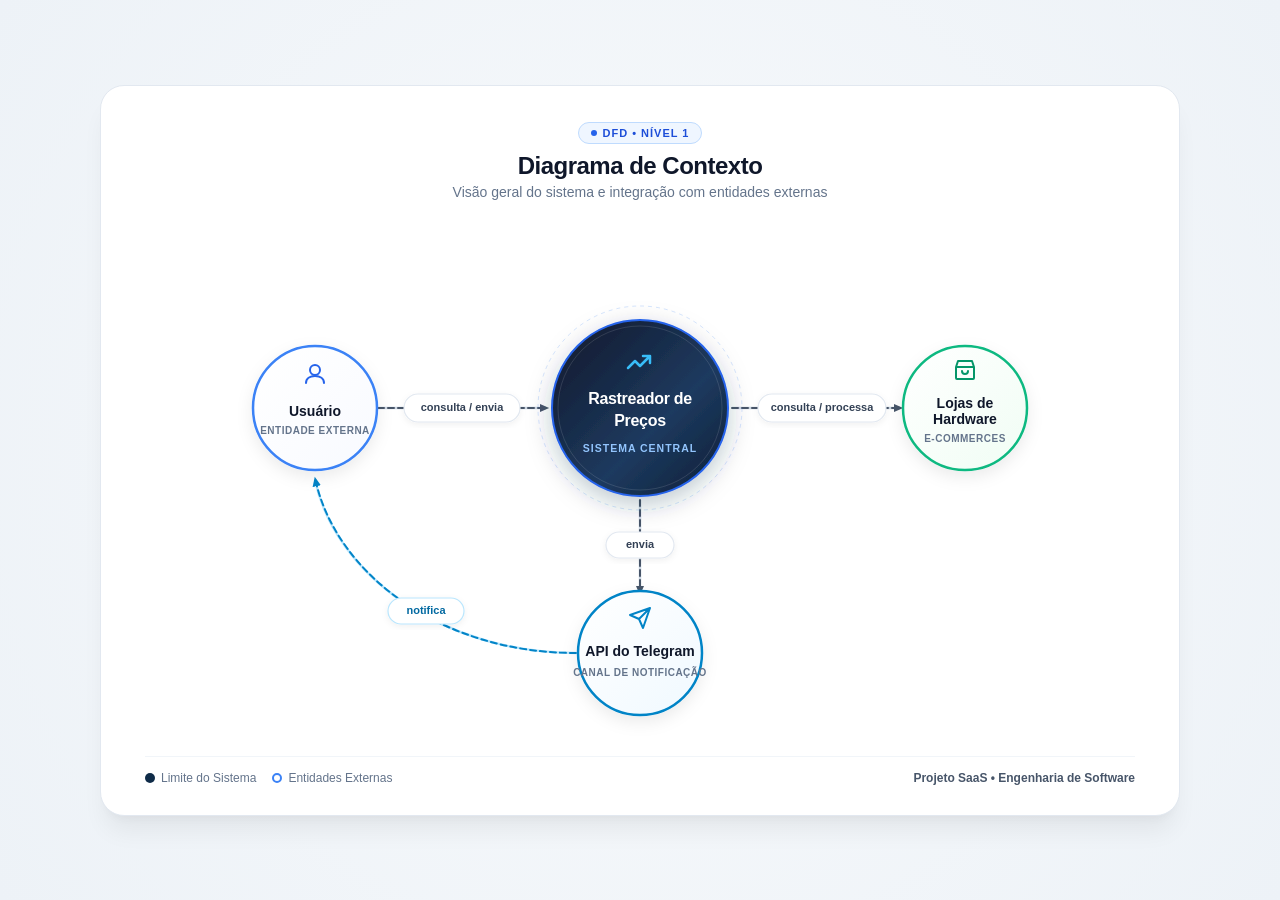
<file: docs/c4/diagrama_nivel_1_contexto.html>
<!DOCTYPE html>
<html lang="pt-BR">
<head>
  <meta charset="UTF-8" />
  <meta name="viewport" content="width=device-width, initial-scale=1.0" />
  <title>Diagrama de Contexto (Nível 1) - Rastreador de Preços</title>
  <style>
    /* Reset & Variáveis de Estilo */
    *, *::before, *::after {
      box-sizing: border-box;
      margin: 0;
      padding: 0;
    }

    :root {
      --bg-gradient: radial-gradient(circle at 50% 50%, #f8fafc 0%, #edf2f7 100%);
      --card-bg: #ffffff;
      --navy-900: #0f172a;
      --navy-800: #1e293b;
      --navy-700: #1e3a5f;
      --text-main: #0f172a;
      --text-muted: #64748b;
      --border-color: #e2e8f0;
      --shadow-lg: 0 20px 25px -5px rgba(0, 0, 0, 0.06), 0 8px 10px -6px rgba(0, 0, 0, 0.04);
      --font-family: -apple-system, BlinkMacSystemFont, 'Segoe UI', Roboto, Helvetica, Arial, sans-serif;
    }

    body {
      font-family: var(--font-family);
      background: var(--bg-gradient);
      min-height: 100vh;
      display: flex;
      justify-content: center;
      align-items: center;
      padding: 24px;
      color: var(--text-main);
      overflow-x: hidden;
    }

    /* Container do Slide */
    .slide-card {
      background: var(--card-bg);
      width: 100%;
      max-width: 1080px;
      border-radius: 24px;
      box-shadow: var(--shadow-lg);
      border: 1px solid var(--border-color);
      padding: 36px 44px 30px;
      display: flex;
      flex-direction: column;
      align-items: center;
      position: relative;
    }

    /* Cabeçalho do Slide */
    .header {
      width: 100%;
      text-align: center;
      margin-bottom: 8px;
    }

    .badge-level {
      display: inline-flex;
      align-items: center;
      gap: 6px;
      background: #eff6ff;
      color: #1d4ed8;
      font-size: 11px;
      font-weight: 700;
      text-transform: uppercase;
      letter-spacing: 1px;
      padding: 4px 12px;
      border-radius: 9999px;
      border: 1px solid #bfdbfe;
      margin-bottom: 8px;
    }

    .badge-level::before {
      content: "";
      width: 6px;
      height: 6px;
      background-color: #2563eb;
      border-radius: 50%;
    }

    .title {
      font-size: 24px;
      font-weight: 800;
      color: var(--navy-900);
      letter-spacing: -0.5px;
    }

    .subtitle {
      font-size: 14px;
      color: var(--text-muted);
      margin-top: 4px;
      font-weight: 400;
    }

    /* Área do Diagrama SVG */
    .diagram-container {
      width: 100%;
      max-width: 980px;
      display: flex;
      justify-content: center;
      align-items: center;
    }

    svg {
      width: 100%;
      height: auto;
      display: block;
      user-select: none;
    }

    /* Tipografia nos Elementos SVG */
    .node-text-title {
      font-family: var(--font-family);
      font-weight: 700;
      font-size: 14px;
      fill: #0f172a;
      text-anchor: middle;
    }

    .node-text-subtitle {
      font-family: var(--font-family);
      font-weight: 600;
      font-size: 10px;
      fill: #64748b;
      text-anchor: middle;
      letter-spacing: 0.5px;
      text-transform: uppercase;
    }

    .center-text-title {
      font-family: var(--font-family);
      font-weight: 800;
      font-size: 16px;
      fill: #ffffff;
      text-anchor: middle;
      letter-spacing: -0.3px;
    }

    .center-text-subtitle {
      font-family: var(--font-family);
      font-weight: 700;
      font-size: 10.5px;
      fill: #93c5fd;
      text-anchor: middle;
      letter-spacing: 1px;
      text-transform: uppercase;
    }

    .edge-label-text {
      font-family: var(--font-family);
      font-size: 11px;
      font-weight: 600;
      fill: #334155;
      text-anchor: middle;
      dominant-baseline: middle;
    }

    /* Animação suave para as linhas de fluxo */
    .flow-line {
      stroke-dasharray: 6 4;
      animation: flowAnimation 25s linear infinite;
    }

    @keyframes flowAnimation {
      from { stroke-dashoffset: 200; }
      to { stroke-dashoffset: 0; }
    }

    /* Efeito de hover suave nos nós */
    .interactive-node {
      transition: transform 0.25s cubic-bezier(0.4, 0, 0.2, 1);
      cursor: default;
    }

    .interactive-node:hover {
      transform: scale(1.025);
    }

    /* Rodapé / Legenda */
    .footer {
      width: 100%;
      border-top: 1px solid #f1f5f9;
      margin-top: 8px;
      padding-top: 14px;
      display: flex;
      justify-content: space-between;
      align-items: center;
      font-size: 12px;
      color: var(--text-muted);
    }

    .legend-group {
      display: flex;
      align-items: center;
      gap: 16px;
    }

    .legend-item {
      display: flex;
      align-items: center;
      gap: 6px;
    }

    .legend-dot {
      width: 10px;
      height: 10px;
      border-radius: 50%;
    }

    .legend-dot.system {
      background: #0f2b48;
    }

    .legend-dot.external {
      background: #ffffff;
      border: 2px solid #3b82f6;
    }

    .tag-saas {
      font-weight: 600;
      color: #475569;
    }
  </style>
</head>
<body>

  <main class="slide-card">
    <!-- Cabeçalho -->
    <header class="header">
      <div class="badge-level">DFD • Nível 1</div>
      <h1 class="title">Diagrama de Contexto</h1>
      <p class="subtitle">Visão geral do sistema e integração com entidades externas</p>
    </header>

    <!-- Diagrama SVG -->
    <section class="diagram-container">
      <svg viewBox="0 0 980 540" xmlns="http://www.w3.org/2000/svg">
        <defs>
          <!-- Filtros de Sombra e Brilho -->
          <filter id="softShadow" x="-20%" y="-20%" width="140%" height="140%">
            <feDropShadow dx="0" dy="6" stdDeviation="8" flood-color="#0f172a" flood-opacity="0.08" />
          </filter>
          
          <filter id="centerGlow" x="-25%" y="-25%" width="150%" height="150%">
            <feDropShadow dx="0" dy="8" stdDeviation="12" flood-color="#0f2b48" flood-opacity="0.25" />
          </filter>

          <filter id="pillShadow" x="-20%" y="-20%" width="140%" height="140%">
            <feDropShadow dx="0" dy="2" stdDeviation="3" flood-color="#000000" flood-opacity="0.06" />
          </filter>

          <!-- Gradientes -->
          <linearGradient id="centerGradient" x1="0%" y1="0%" x2="100%" y2="100%">
            <stop offset="0%" stop-color="#0f172a" />
            <stop offset="60%" stop-color="#1e3a5f" />
            <stop offset="100%" stop-color="#091e36" />
          </linearGradient>

          <linearGradient id="userGradient" x1="0%" y1="0%" x2="100%" y2="100%">
            <stop offset="0%" stop-color="#ffffff" />
            <stop offset="100%" stop-color="#f8faff" />
          </linearGradient>

          <linearGradient id="storeGradient" x1="0%" y1="0%" x2="100%" y2="100%">
            <stop offset="0%" stop-color="#ffffff" />
            <stop offset="100%" stop-color="#f0fdf4" />
          </linearGradient>

          <linearGradient id="telegramGradient" x1="0%" y1="0%" x2="100%" y2="100%">
            <stop offset="0%" stop-color="#ffffff" />
            <stop offset="100%" stop-color="#f0f9ff" />
          </linearGradient>

          <!-- Marcadores de Seta -->
          <marker id="arrow-slate" viewBox="0 0 10 10" refX="7" refY="5" markerWidth="6" markerHeight="6" orient="auto-start-reverse">
            <path d="M 0 1.5 L 8 5 L 0 8.5 z" fill="#475569" />
          </marker>

          <marker id="arrow-blue" viewBox="0 0 10 10" refX="7" refY="5" markerWidth="6" markerHeight="6" orient="auto-start-reverse">
            <path d="M 0 1.5 L 8 5 L 0 8.5 z" fill="#0284c7" />
          </marker>
        </defs>

        <!-- ======================================================== -->
        <!-- LINHAS DE CONEXÃO & SETAS                                 -->
        <!-- ======================================================== -->

        <!-- 1. Linha Usuário (Esquerda) -> Centro -->
        <g>
          <line x1="228" y1="200" x2="396" y2="200" stroke="#cbd5e1" stroke-width="2.5" />
          <line x1="228" y1="200" x2="398" y2="200" stroke="#475569" stroke-width="2" stroke-linecap="round" marker-end="url(#arrow-slate)" class="flow-line" />
          <g filter="url(#pillShadow)">
            <rect x="254" y="186" width="116" height="28" rx="14" fill="#ffffff" stroke="#e2e8f0" stroke-width="1.2" />
            <text x="312" y="200" class="edge-label-text">consulta / envia</text>
          </g>
        </g>

        <!-- 2. Linha Centro -> Lojas de Hardware (Direita) -->
        <g>
          <line x1="582" y1="200" x2="750" y2="200" stroke="#cbd5e1" stroke-width="2.5" />
          <line x1="582" y1="200" x2="752" y2="200" stroke="#475569" stroke-width="2" stroke-linecap="round" marker-end="url(#arrow-slate)" class="flow-line" />
          <g filter="url(#pillShadow)">
            <rect x="608" y="186" width="128" height="28" rx="14" fill="#ffffff" stroke="#e2e8f0" stroke-width="1.2" />
            <text x="672" y="200" class="edge-label-text">consulta / processa</text>
          </g>
        </g>

        <!-- 3. Linha Centro -> API do Telegram (Abaixo) -->
        <g>
          <line x1="490" y1="292" x2="490" y2="384" stroke="#cbd5e1" stroke-width="2.5" />
          <line x1="490" y1="292" x2="490" y2="386" stroke="#475569" stroke-width="2" stroke-linecap="round" marker-end="url(#arrow-slate)" class="flow-line" />
          <g filter="url(#pillShadow)">
            <rect x="456" y="324" width="68" height="26" rx="13" fill="#ffffff" stroke="#e2e8f0" stroke-width="1.2" />
            <text x="490" y="337" class="edge-label-text">envia</text>
          </g>
        </g>

        <!-- 4. Linha Curva: API do Telegram -> Usuário -->
        <g>
          <path d="M 426 445 C 290 445, 185 365, 165 272" fill="none" stroke="#bae6fd" stroke-width="2.5" />
          <path d="M 426 445 C 290 445, 185 365, 165 270" fill="none" stroke="#0284c7" stroke-width="2" stroke-linecap="round" marker-end="url(#arrow-blue)" class="flow-line" />
          <g filter="url(#pillShadow)">
            <rect x="238" y="390" width="76" height="26" rx="13" fill="#ffffff" stroke="#bae6fd" stroke-width="1.2" />
            <text x="276" y="403" class="edge-label-text" style="font-weight: 700; fill: #0369a1;">notifica</text>
          </g>
        </g>

        <!-- ======================================================== -->
        <!-- NÓ CENTRAL: RASTREADOR DE PREÇOS                         -->
        <!-- ======================================================== -->
        <g class="interactive-node" style="transform-origin: 490px 200px;">
          <circle cx="490" cy="200" r="102" fill="none" stroke="#3b82f6" stroke-width="1" stroke-opacity="0.2" stroke-dasharray="4 4" />
          
          <circle cx="490" cy="200" r="88" fill="url(#centerGradient)" stroke="#2563eb" stroke-width="2" filter="url(#centerGlow)" />
          <circle cx="490" cy="200" r="82" fill="none" stroke="rgba(255, 255, 255, 0.12)" stroke-width="1" />

          <!-- Ícone de Gráfico/Radar -->
          <g transform="translate(476, 142)">
            <path d="M2 18L9 11L14 16L24 6M24 6H17M24 6V13" fill="none" stroke="#38bdf8" stroke-width="2.5" stroke-linecap="round" stroke-linejoin="round" />
          </g>

          <text x="490" y="196" class="center-text-title">Rastreador de</text>
          <text x="490" y="218" class="center-text-title">Preços</text>
          <text x="490" y="244" class="center-text-subtitle">Sistema Central</text>
        </g>

        <!-- ======================================================== -->
        <!-- SATÉLITE 1: USUÁRIO (ESQUERDA)                           -->
        <!-- ======================================================== -->
        <g class="interactive-node" style="transform-origin: 165px 200px;">
          <circle cx="165" cy="200" r="62" fill="url(#userGradient)" stroke="#3b82f6" stroke-width="2.5" filter="url(#softShadow)" />

          <g transform="translate(153, 154)">
            <circle cx="12" cy="8" r="5" fill="none" stroke="#2563eb" stroke-width="2" />
            <path d="M3 21C3 16.5 7 14 12 14C17 14 21 16.5 21 21" fill="none" stroke="#2563eb" stroke-width="2" stroke-linecap="round" />
          </g>

          <text x="165" y="208" class="node-text-title">Usuário</text>
          <text x="165" y="226" class="node-text-subtitle">Entidade Externa</text>
        </g>

        <!-- ======================================================== -->
        <!-- SATÉLITE 2: LOJAS DE HARDWARE (DIREITA)                  -->
        <!-- ======================================================== -->
        <g class="interactive-node" style="transform-origin: 815px 200px;">
          <circle cx="815" cy="200" r="62" fill="url(#storeGradient)" stroke="#10b981" stroke-width="2.5" filter="url(#softShadow)" />

          <g transform="translate(803, 150)">
            <path d="M3 9L5 3H19L21 9M3 9V20C3 20.6 3.4 21 4 21H20C20.6 21 21 20.6 21 20V9M3 9H21M9 13C9 14.7 10.3 16 12 16C13.7 16 15 14.7 15 13" fill="none" stroke="#059669" stroke-width="2" stroke-linecap="round" stroke-linejoin="round" />
          </g>

          <text x="815" y="200" class="node-text-title">Lojas de</text>
          <text x="815" y="216" class="node-text-title">Hardware</text>
          <text x="815" y="234" class="node-text-subtitle">E-commerces</text>
        </g>

        <!-- ======================================================== -->
        <!-- SATÉLITE 3: API DO TELEGRAM (ABAIXO)                     -->
        <!-- ======================================================== -->
        <g class="interactive-node" style="transform-origin: 490px 445px;">
          <circle cx="490" cy="445" r="62" fill="url(#telegramGradient)" stroke="#0284c7" stroke-width="2.5" filter="url(#softShadow)" />

          <g transform="translate(478, 398)">
            <path d="M22 2L11 13M22 2L15 22L11 13M22 2L2 9L11 13" fill="none" stroke="#0284c7" stroke-width="2" stroke-linecap="round" stroke-linejoin="round" />
          </g>

          <text x="490" y="448" class="node-text-title">API do Telegram</text>
          <text x="490" y="468" class="node-text-subtitle">Canal de Notificação</text>
        </g>
      </svg>
    </section>

    <!-- Rodapé -->
    <footer class="footer">
      <div class="legend-group">
        <div class="legend-item">
          <span class="legend-dot system"></span>
          <span>Limite do Sistema</span>
        </div>
        <div class="legend-item">
          <span class="legend-dot external"></span>
          <span>Entidades Externas</span>
        </div>
      </div>
      <div class="tag-saas">Projeto SaaS • Engenharia de Software</div>
    </footer>
  </main>

</body>
</html>
</file>
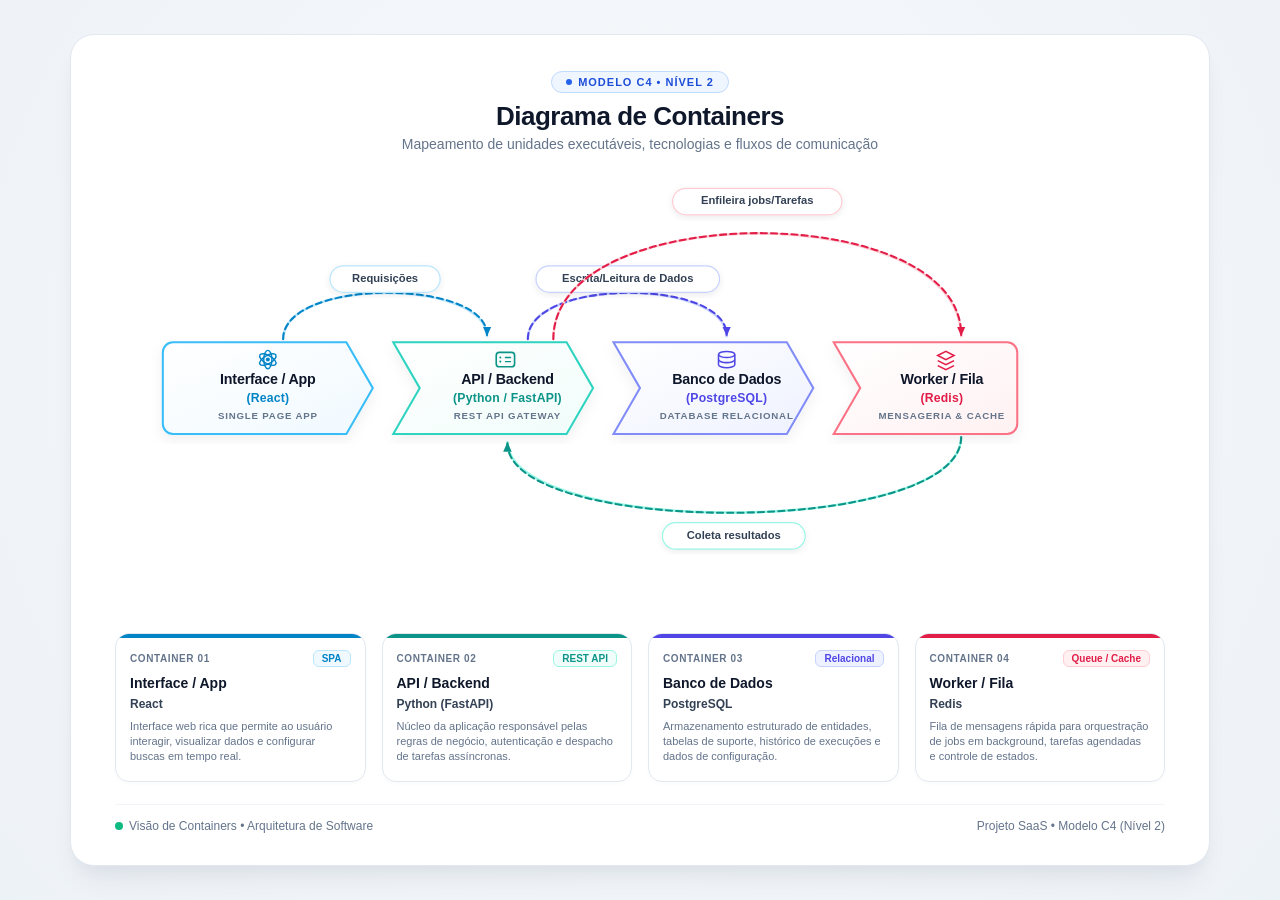
<file: docs/c4/diagrama_nivel_2_containers.html>
<!DOCTYPE html>
<html lang="pt-BR">
<head>
  <meta charset="UTF-8" />
  <meta name="viewport" content="width=device-width, initial-scale=1.0" />
  <title>Diagrama de Containers (Nível 2 - Modelo C4)</title>
  <style>
    /* Reset & Variáveis */
    *, *::before, *::after {
      box-sizing: border-box;
      margin: 0;
      padding: 0;
    }

    :root {
      --bg-canvas: radial-gradient(circle at 50% 40%, #f8fafc 0%, #edf2f7 100%);
      --card-bg: #ffffff;
      --navy-900: #0f172a;
      --navy-800: #1e293b;
      --navy-700: #334155;
      --text-main: #0f172a;
      --text-muted: #64748b;
      --border-light: #e2e8f0;
      --shadow-slide: 0 20px 30px -10px rgba(15, 23, 42, 0.07), 0 10px 15px -5px rgba(15, 23, 42, 0.04);
      --font-family: -apple-system, BlinkMacSystemFont, 'Segoe UI', Roboto, Helvetica, Arial, sans-serif;
      
      /* Cores Temáticas dos Containers */
      --c-react: #0284c7;
      --c-react-bg: #f0f9ff;
      --c-react-border: #bae6fd;
      
      --c-fastapi: #0d9488;
      --c-fastapi-bg: #f0fdfa;
      --c-fastapi-border: #99f6e4;
      
      --c-postgres: #4f46e5;
      --c-postgres-bg: #eef2ff;
      --c-postgres-border: #c7d2fe;
      
      --c-redis: #e11d48;
      --c-redis-bg: #fff1f2;
      --c-redis-border: #fecdd3;
    }

    body {
      font-family: var(--font-family);
      background: var(--bg-canvas);
      min-height: 100vh;
      display: flex;
      justify-content: center;
      align-items: center;
      padding: 30px 20px;
      color: var(--text-main);
      overflow-x: hidden;
    }

    /* Card Principal do Slide */
    .slide-card {
      background: var(--card-bg);
      width: 100%;
      max-width: 1140px;
      border-radius: 24px;
      box-shadow: var(--shadow-slide);
      border: 1px solid var(--border-light);
      padding: 36px 44px 32px;
      display: flex;
      flex-direction: column;
      align-items: center;
      position: relative;
    }

    /* Cabeçalho */
    .header {
      width: 100%;
      text-align: center;
      margin-bottom: 12px;
    }

    .badge-c4 {
      display: inline-flex;
      align-items: center;
      gap: 6px;
      background: #eff6ff;
      color: #1d4ed8;
      font-size: 11px;
      font-weight: 700;
      text-transform: uppercase;
      letter-spacing: 1px;
      padding: 4px 14px;
      border-radius: 9999px;
      border: 1px solid #bfdbfe;
      margin-bottom: 8px;
    }

    .badge-c4::before {
      content: "";
      width: 6px;
      height: 6px;
      background-color: #2563eb;
      border-radius: 50%;
    }

    .title {
      font-size: 26px;
      font-weight: 800;
      color: var(--navy-900);
      letter-spacing: -0.5px;
    }

    .subtitle {
      font-size: 14px;
      color: var(--text-muted);
      margin-top: 4px;
      font-weight: 400;
    }

    /* Seção do Diagrama SVG */
    .diagram-container {
      width: 100%;
      max-width: 1040px;
      display: flex;
      justify-content: center;
      align-items: center;
      margin: 10px 0 20px;
    }

    svg {
      width: 100%;
      height: auto;
      display: block;
      user-select: none;
    }

    /* Tipografia e Estilos SVG */
    .chevron-title {
      font-family: var(--font-family);
      font-size: 14px;
      font-weight: 800;
      fill: #0f172a;
      text-anchor: middle;
      letter-spacing: -0.2px;
    }

    .chevron-tech {
      font-family: var(--font-family);
      font-size: 12px;
      font-weight: 700;
      text-anchor: middle;
      letter-spacing: 0.2px;
    }

    .chevron-type {
      font-family: var(--font-family);
      font-size: 9.5px;
      font-weight: 600;
      fill: #64748b;
      text-anchor: middle;
      text-transform: uppercase;
      letter-spacing: 0.8px;
    }

    .edge-label-text {
      font-family: var(--font-family);
      font-size: 11px;
      font-weight: 700;
      fill: #334155;
      text-anchor: middle;
      dominant-baseline: middle;
    }

    .flow-line {
      stroke-dasharray: 6 4;
      animation: flowAnimation 20s linear infinite;
    }

    @keyframes flowAnimation {
      from { stroke-dashoffset: 200; }
      to { stroke-dashoffset: 0; }
    }

    .chevron-group {
      transition: transform 0.2s ease, filter 0.2s ease;
      cursor: default;
    }

    .chevron-group:hover {
      transform: translateY(-2px);
      filter: drop-shadow(0 8px 12px rgba(15, 23, 42, 0.08));
    }

    /* Legenda Inferior (4 Cards em Grid) */
    .legend-grid {
      width: 100%;
      display: grid;
      grid-template-columns: repeat(4, 1fr);
      gap: 16px;
      margin-top: 10px;
    }

    .legend-card {
      background: #ffffff;
      border: 1px solid var(--border-light);
      border-radius: 14px;
      padding: 16px 14px;
      display: flex;
      flex-direction: column;
      gap: 6px;
      box-shadow: 0 2px 4px rgba(0, 0, 0, 0.02);
      position: relative;
      overflow: hidden;
      transition: transform 0.2s ease, box-shadow 0.2s ease;
    }

    .legend-card:hover {
      transform: translateY(-2px);
      box-shadow: 0 6px 12px -2px rgba(0, 0, 0, 0.05);
    }

    .legend-card::before {
      content: "";
      position: absolute;
      top: 0;
      left: 0;
      right: 0;
      height: 4px;
    }

    .legend-card.c-react::before { background: var(--c-react); }
    .legend-card.c-fastapi::before { background: var(--c-fastapi); }
    .legend-card.c-postgres::before { background: var(--c-postgres); }
    .legend-card.c-redis::before { background: var(--c-redis); }

    .card-header-tag {
      display: flex;
      align-items: center;
      justify-content: space-between;
    }

    .card-type {
      font-size: 10px;
      font-weight: 700;
      text-transform: uppercase;
      letter-spacing: 0.6px;
      color: var(--text-muted);
    }

    .card-badge {
      font-size: 10px;
      font-weight: 700;
      padding: 2px 8px;
      border-radius: 6px;
    }

    .c-react .card-badge { background: var(--c-react-bg); color: var(--c-react); border: 1px solid var(--c-react-border); }
    .c-fastapi .card-badge { background: var(--c-fastapi-bg); color: var(--c-fastapi); border: 1px solid var(--c-fastapi-border); }
    .c-postgres .card-badge { background: var(--c-postgres-bg); color: var(--c-postgres); border: 1px solid var(--c-postgres-border); }
    .c-redis .card-badge { background: var(--c-redis-bg); color: var(--c-redis); border: 1px solid var(--c-redis-border); }

    .card-title {
      font-size: 14px;
      font-weight: 700;
      color: var(--navy-900);
      margin-top: 2px;
    }

    .card-tech {
      font-size: 12px;
      font-weight: 600;
      color: var(--navy-700);
    }

    .card-desc {
      font-size: 11px;
      color: var(--text-muted);
      line-height: 1.4;
      margin-top: 2px;
    }

    /* Rodapé Informativo */
    .footer {
      width: 100%;
      border-top: 1px solid #f1f5f9;
      margin-top: 22px;
      padding-top: 14px;
      display: flex;
      justify-content: space-between;
      align-items: center;
      font-size: 12px;
      color: var(--text-muted);
    }

    .footer-note {
      display: flex;
      align-items: center;
      gap: 6px;
    }

    .footer-dot {
      width: 8px;
      height: 8px;
      background: #10b981;
      border-radius: 50%;
    }
  </style>
</head>
<body>

  <main class="slide-card">
    <!-- Cabeçalho -->
    <header class="header">
      <div class="badge-c4">Modelo C4 • Nível 2</div>
      <h1 class="title">Diagrama de Containers</h1>
      <p class="subtitle">Mapeamento de unidades executáveis, tecnologias e fluxos de comunicação</p>
    </header>

    <!-- Diagrama em Chevrons com Setas Curvas -->
    <section class="diagram-container">
      <svg viewBox="0 0 1020 420" xmlns="http://www.w3.org/2000/svg">
        <defs>
          <!-- Filtros de Sombra Suave -->
          <filter id="shadowPill" x="-20%" y="-20%" width="140%" height="140%">
            <feDropShadow dx="0" dy="2" stdDeviation="3" flood-color="#0f172a" flood-opacity="0.08" />
          </filter>
          <filter id="shadowBlock" x="-10%" y="-10%" width="120%" height="120%">
            <feDropShadow dx="0" dy="5" stdDeviation="6" flood-color="#0f172a" flood-opacity="0.06" />
          </filter>

          <!-- Gradientes Suaves em Tons Pastéis para os Chevrons -->
          <linearGradient id="gradReact" x1="0%" y1="0%" x2="100%" y2="100%">
            <stop offset="0%" stop-color="#ffffff" />
            <stop offset="100%" stop-color="#f0f9ff" />
          </linearGradient>

          <linearGradient id="gradFastAPI" x1="0%" y1="0%" x2="100%" y2="100%">
            <stop offset="0%" stop-color="#ffffff" />
            <stop offset="100%" stop-color="#f0fdfa" />
          </linearGradient>

          <linearGradient id="gradPostgres" x1="0%" y1="0%" x2="100%" y2="100%">
            <stop offset="0%" stop-color="#ffffff" />
            <stop offset="100%" stop-color="#eef2ff" />
          </linearGradient>

          <linearGradient id="gradRedis" x1="0%" y1="0%" x2="100%" y2="100%">
            <stop offset="0%" stop-color="#ffffff" />
            <stop offset="100%" stop-color="#fff1f2" />
          </linearGradient>

          <!-- Marcadores de Ponta de Seta -->
          <marker id="arrow-blue" viewBox="0 0 10 10" refX="7" refY="5" markerWidth="6" markerHeight="6" orient="auto-start-reverse">
            <path d="M 0 1.5 L 8 5 L 0 8.5 z" fill="#0284c7" />
          </marker>
          <marker id="arrow-teal" viewBox="0 0 10 10" refX="7" refY="5" markerWidth="6" markerHeight="6" orient="auto-start-reverse">
            <path d="M 0 1.5 L 8 5 L 0 8.5 z" fill="#0d9488" />
          </marker>
          <marker id="arrow-purple" viewBox="0 0 10 10" refX="7" refY="5" markerWidth="6" markerHeight="6" orient="auto-start-reverse">
            <path d="M 0 1.5 L 8 5 L 0 8.5 z" fill="#4f46e5" />
          </marker>
          <marker id="arrow-rose" viewBox="0 0 10 10" refX="7" refY="5" markerWidth="6" markerHeight="6" orient="auto-start-reverse">
            <path d="M 0 1.5 L 8 5 L 0 8.5 z" fill="#e11d48" />
          </marker>
        </defs>

        <!-- ======================================================== -->
        <!-- INTERAÇÕES / SETAS CURVAS                                -->
        <!-- ======================================================== -->

        <!-- 1. Seta Bloco 1 (React) -> Bloco 2 (FastAPI) | "Requisições" -->
        <g>
          <path d="M 160 162 C 160 102, 360 102, 360 160" fill="none" stroke="#bae6fd" stroke-width="2.5" />
          <path d="M 160 162 C 160 102, 360 102, 360 158" fill="none" stroke="#0284c7" stroke-width="2" stroke-linecap="round" marker-end="url(#arrow-blue)" class="flow-line" />
          <g filter="url(#shadowPill)">
            <rect x="206" y="90" width="108" height="26" rx="13" fill="#ffffff" stroke="#bae6fd" stroke-width="1.2" />
            <text x="260" y="103" class="edge-label-text" fill="#0369a1">Requisições</text>
          </g>
        </g>

        <!-- 2. Seta Bloco 2 (FastAPI) -> Bloco 3 (PostgreSQL) | "Escrita/Leitura de Dados" -->
        <g>
          <path d="M 400 162 C 400 102, 595 102, 595 160" fill="none" stroke="#c7d2fe" stroke-width="2.5" />
          <path d="M 400 162 C 400 102, 595 102, 595 158" fill="none" stroke="#4f46e5" stroke-width="2" stroke-linecap="round" marker-end="url(#arrow-purple)" class="flow-line" />
          <g filter="url(#shadowPill)">
            <rect x="408" y="90" width="180" height="26" rx="13" fill="#ffffff" stroke="#c7d2fe" stroke-width="1.2" />
            <text x="498" y="103" class="edge-label-text" fill="#3730a3">Escrita/Leitura de Dados</text>
          </g>
        </g>

        <!-- 3. Seta Bloco 2 (FastAPI) -> Bloco 4 (Redis) | "Enfileira jobs/Tarefas" (Arco Superior Alto) -->
        <g>
          <path d="M 425 162 C 425 24, 825 24, 825 160" fill="none" stroke="#fecdd3" stroke-width="2.5" />
          <path d="M 425 162 C 425 24, 825 24, 825 158" fill="none" stroke="#e11d48" stroke-width="2" stroke-linecap="round" marker-end="url(#arrow-rose)" class="flow-line" />
          <g filter="url(#shadowPill)">
            <rect x="542" y="14" width="166" height="26" rx="13" fill="#ffffff" stroke="#fecdd3" stroke-width="1.2" />
            <text x="625" y="27" class="edge-label-text" fill="#9f1239">Enfileira jobs/Tarefas</text>
          </g>
        </g>

        <!-- 4. Seta Retornando: Bloco 4 (Redis) -> Bloco 2 (FastAPI) | "Coleta resultados" (Arco Inferior) -->
        <g>
          <path d="M 825 258 C 825 356, 380 356, 380 262" fill="none" stroke="#99f6e4" stroke-width="2.5" />
          <path d="M 825 258 C 825 356, 380 356, 380 264" fill="none" stroke="#0d9488" stroke-width="2" stroke-linecap="round" marker-end="url(#arrow-teal)" class="flow-line" />
          <g filter="url(#shadowPill)">
            <rect x="532" y="342" width="140" height="26" rx="13" fill="#ffffff" stroke="#99f6e4" stroke-width="1.2" />
            <text x="602" y="355" class="edge-label-text" fill="#115e59">Coleta resultados</text>
          </g>
        </g>

        <!-- ======================================================== -->
        <!-- FLUXO PRINCIPAL: 4 BLOCOS EM FORMATO CHEVRON             -->
        <!-- ======================================================== -->

        <!-- BLOCO 1: INTERFACE / APP (REACT) -->
        <g class="chevron-group" filter="url(#shadowBlock)">
          <path d="M 52 165 L 222 165 L 248 210 L 222 255 L 52 255 A 10 10 0 0 1 42 245 L 42 175 A 10 10 0 0 1 52 165 Z"
                fill="url(#gradReact)" stroke="#38bdf8" stroke-width="2" />
          
          <!-- Ícone React / Web -->
          <g transform="translate(133, 172)">
            <ellipse cx="12" cy="10" rx="9" ry="4" fill="none" stroke="#0284c7" stroke-width="1.4" transform="rotate(30 12 10)" />
            <ellipse cx="12" cy="10" rx="9" ry="4" fill="none" stroke="#0284c7" stroke-width="1.4" transform="rotate(90 12 10)" />
            <ellipse cx="12" cy="10" rx="9" ry="4" fill="none" stroke="#0284c7" stroke-width="1.4" transform="rotate(150 12 10)" />
            <circle cx="12" cy="10" r="2" fill="#0284c7" />
          </g>

          <text x="145" y="206" class="chevron-title">Interface / App</text>
          <text x="145" y="224" class="chevron-tech" fill="#0284c7">(React)</text>
          <text x="145" y="240" class="chevron-type">Single Page App</text>
        </g>

        <!-- BLOCO 2: API / BACKEND (FASTAPI / PYTHON) -->
        <g class="chevron-group" filter="url(#shadowBlock)">
          <path d="M 268 165 L 438 165 L 464 210 L 438 255 L 268 255 L 294 210 Z"
                fill="url(#gradFastAPI)" stroke="#2dd4bf" stroke-width="2" />
          
          <!-- Ícone API / Backend -->
          <g transform="translate(366, 172)">
            <rect x="3" y="3" width="18" height="14" rx="3" fill="none" stroke="#0d9488" stroke-width="1.6" />
            <circle cx="7" cy="8" r="1" fill="#0d9488" />
            <circle cx="7" cy="12" r="1" fill="#0d9488" />
            <line x1="12" y1="8" x2="17" y2="8" stroke="#0d9488" stroke-width="1.4" stroke-linecap="round" />
            <line x1="12" y1="12" x2="17" y2="12" stroke="#0d9488" stroke-width="1.4" stroke-linecap="round" />
          </g>

          <text x="380" y="206" class="chevron-title">API / Backend</text>
          <text x="380" y="224" class="chevron-tech" fill="#0d9488">(Python / FastAPI)</text>
          <text x="380" y="240" class="chevron-type">REST API Gateway</text>
        </g>

        <!-- BLOCO 3: BANCO DE DADOS (POSTGRESQL) -->
        <g class="chevron-group" filter="url(#shadowBlock)">
          <path d="M 484 165 L 654 165 L 680 210 L 654 255 L 484 255 L 510 210 Z"
                fill="url(#gradPostgres)" stroke="#818cf8" stroke-width="2" />
          
          <!-- Ícone Database -->
          <g transform="translate(585, 172)">
            <ellipse cx="10" cy="5" rx="8" ry="3" fill="none" stroke="#4f46e5" stroke-width="1.5" />
            <path d="M2 5v5c0 1.6 3.6 3 8 3s8-1.4 8-3V5" fill="none" stroke="#4f46e5" stroke-width="1.5" />
            <path d="M2 10v5c0 1.6 3.6 3 8 3s8-1.4 8-3V10" fill="none" stroke="#4f46e5" stroke-width="1.5" />
          </g>

          <text x="595" y="206" class="chevron-title">Banco de Dados</text>
          <text x="595" y="224" class="chevron-tech" fill="#4f46e5">(PostgreSQL)</text>
          <text x="595" y="240" class="chevron-type">Database Relacional</text>
        </g>

        <!-- BLOCO 4: WORKER / FILA (REDIS) -->
        <g class="chevron-group" filter="url(#shadowBlock)">
          <path d="M 700 165 L 870 165 A 10 10 0 0 1 880 175 L 880 245 A 10 10 0 0 1 870 255 L 700 255 L 726 210 Z"
                fill="url(#gradRedis)" stroke="#fb7185" stroke-width="2" />
          
          <!-- Ícone Fila / Worker -->
          <g transform="translate(798, 172)">
            <path d="M4 6L12 2L20 6L12 10L4 6Z" fill="none" stroke="#e11d48" stroke-width="1.5" />
            <path d="M4 11L12 15L20 11" fill="none" stroke="#e11d48" stroke-width="1.5" />
            <path d="M4 16L12 20L20 16" fill="none" stroke="#e11d48" stroke-width="1.5" />
          </g>

          <text x="806" y="206" class="chevron-title">Worker / Fila</text>
          <text x="806" y="224" class="chevron-tech" fill="#e11d48">(Redis)</text>
          <text x="806" y="240" class="chevron-type">Mensageria & Cache</text>
        </g>
      </svg>
    </section>

    <!-- Legenda Inferior (4 Cards Informativos) -->
    <section class="legend-grid">
      <!-- Card 1: React -->
      <article class="legend-card c-react">
        <div class="card-header-tag">
          <span class="card-type">Container 01</span>
          <span class="card-badge">SPA</span>
        </div>
        <h3 class="card-title">Interface / App</h3>
        <p class="card-tech">React</p>
        <p class="card-desc">Interface web rica que permite ao usuário interagir, visualizar dados e configurar buscas em tempo real.</p>
      </article>

      <!-- Card 2: FastAPI -->
      <article class="legend-card c-fastapi">
        <div class="card-header-tag">
          <span class="card-type">Container 02</span>
          <span class="card-badge">REST API</span>
        </div>
        <h3 class="card-title">API / Backend</h3>
        <p class="card-tech">Python (FastAPI)</p>
        <p class="card-desc">Núcleo da aplicação responsável pelas regras de negócio, autenticação e despacho de tarefas assíncronas.</p>
      </article>

      <!-- Card 3: PostgreSQL -->
      <article class="legend-card c-postgres">
        <div class="card-header-tag">
          <span class="card-type">Container 03</span>
          <span class="card-badge">Relacional</span>
        </div>
        <h3 class="card-title">Banco de Dados</h3>
        <p class="card-tech">PostgreSQL</p>
        <p class="card-desc">Armazenamento estruturado de entidades, tabelas de suporte, histórico de execuções e dados de configuração.</p>
      </article>

      <!-- Card 4: Redis -->
      <article class="legend-card c-redis">
        <div class="card-header-tag">
          <span class="card-type">Container 04</span>
          <span class="card-badge">Queue / Cache</span>
        </div>
        <h3 class="card-title">Worker / Fila</h3>
        <p class="card-tech">Redis</p>
        <p class="card-desc">Fila de mensagens rápida para orquestração de jobs em background, tarefas agendadas e controle de estados.</p>
      </article>
    </section>

    <!-- Rodapé -->
    <footer class="footer">
      <div class="footer-note">
        <span class="footer-dot"></span>
        <span>Visão de Containers • Arquitetura de Software</span>
      </div>
      <div>Projeto SaaS • Modelo C4 (Nível 2)</div>
    </footer>
  </main>

</body>
</html>
</file>
